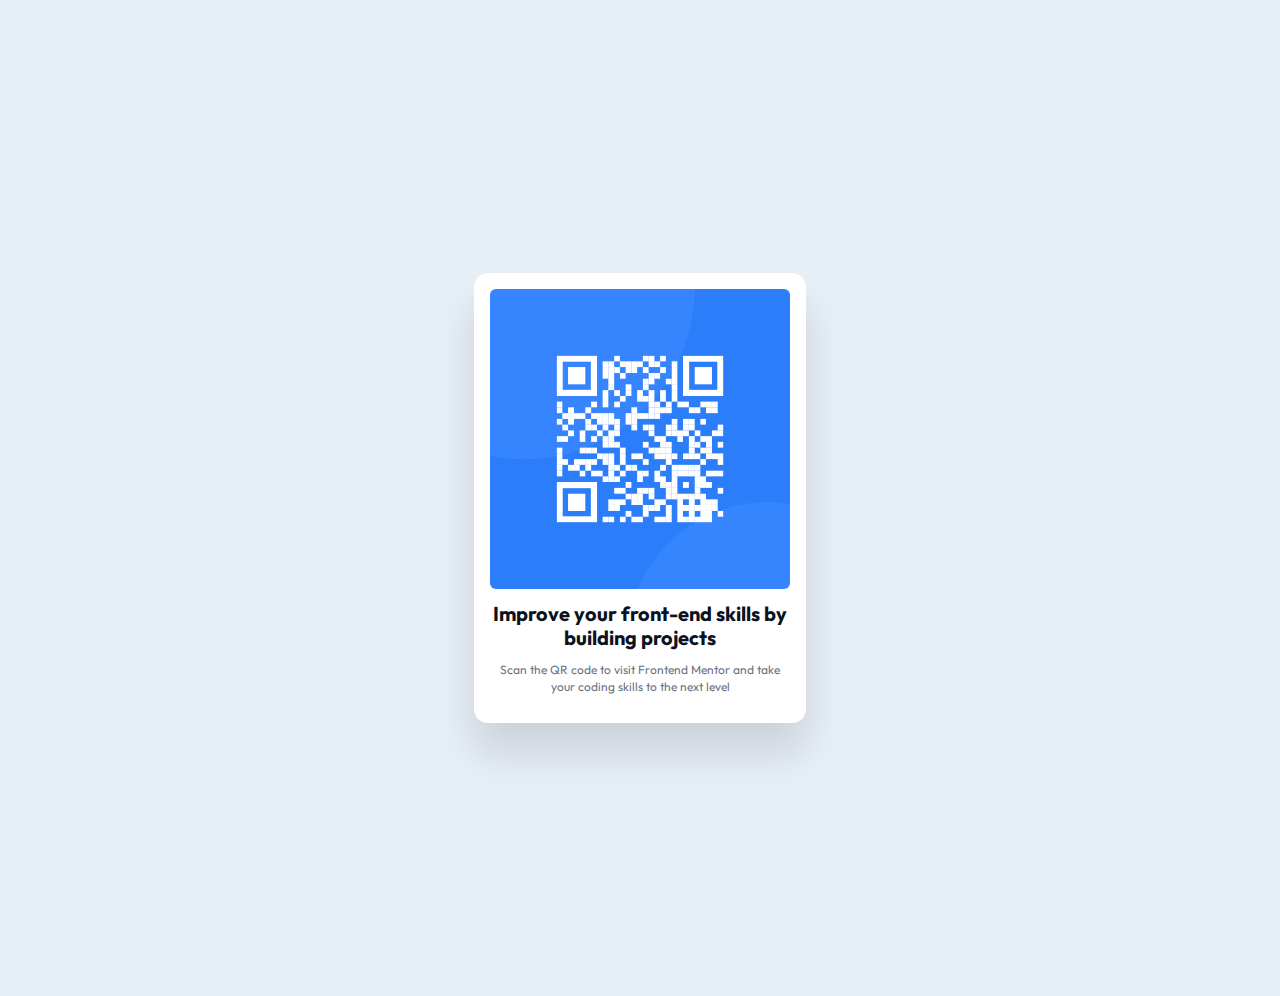
<file: qr-code-component-main/index.html>
<!DOCTYPE html>
<html lang="en">

<head>
  <meta charset="UTF-8" />
  <meta name="viewport" content="width=device-width, initial-scale=1.0" />

  <link rel="icon" type="image/png" sizes="32x32" href="./images/favicon-32x32.png">
  <link href="https://fonts.googleapis.com/css2?family=Outfit:wght@400;700&display=swap" rel="stylesheet">
  <link rel="stylesheet" href="./css/styles.css" />

  <title>Frontend Mentor | QR code component</title>

</head>

<body>
  <main class="page">
    <div class="card">
      <div class="qr-box">
        <img src="./images/image-qr-code.png" alt="QR" class="qr-img" />
      </div>
      <h1 class="card-title">Improve your front-end skills by building projects</h1>
      <p class="card-desc">Scan the QR code to visit Frontend Mentor and take your coding skills to the next level</p>
    </div>
  </main>
</body>

</html>
</file>
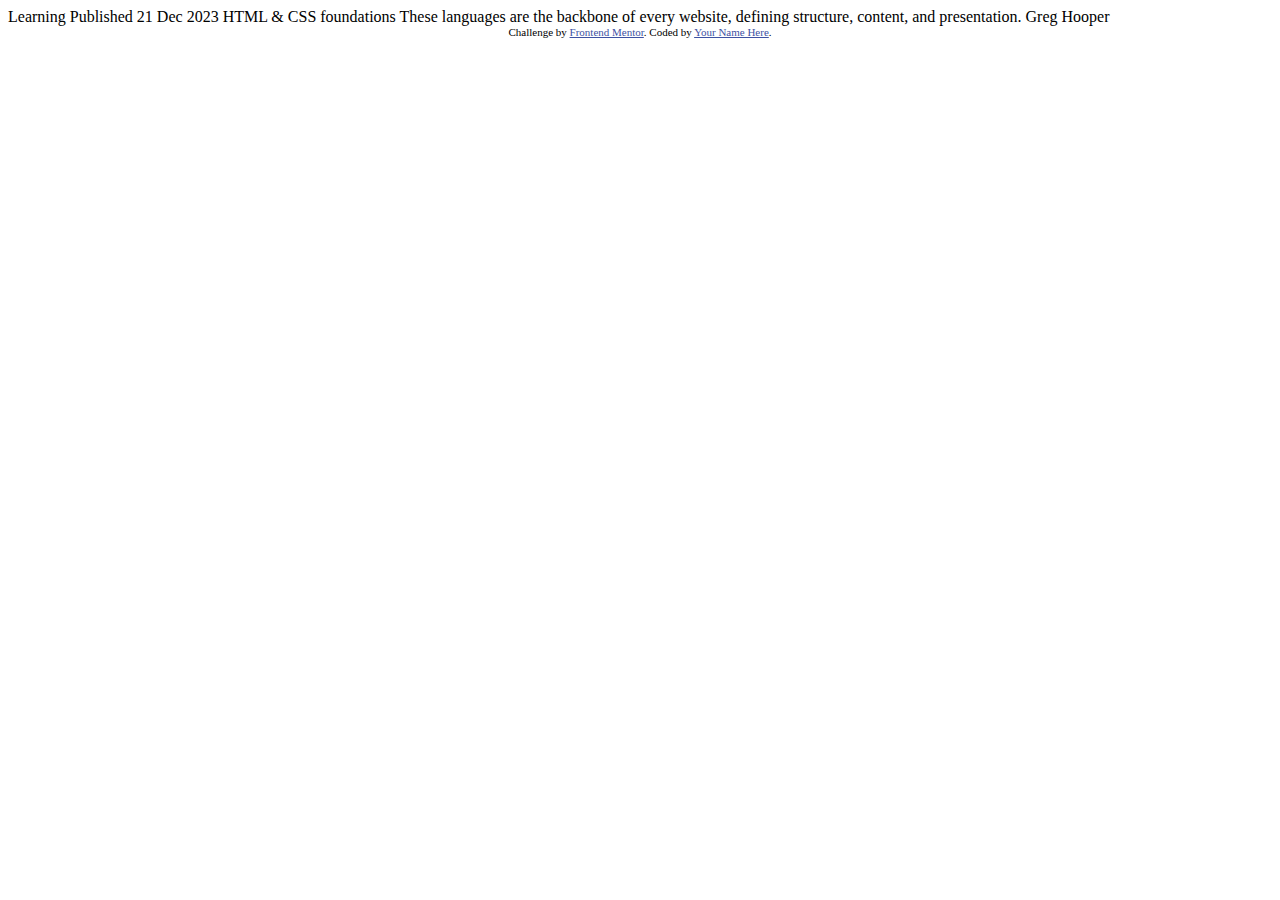
<file: HTML-CSS/blog-preview-card-main/index.html>
<!DOCTYPE html>
<html lang="en">
<head>
  <meta charset="UTF-8">
  <meta name="viewport" content="width=device-width, initial-scale=1.0"> <!-- displays site properly based on user's device -->

  <link rel="icon" type="image/png" sizes="32x32" href="./assets/images/favicon-32x32.png">
  
  <title>Frontend Mentor | Blog preview card</title>

  <!-- Feel free to remove these styles or customise in your own stylesheet 👍 -->
  <style>
    .attribution { font-size: 11px; text-align: center; }
    .attribution a { color: hsl(228, 45%, 44%); }
  </style>
</head>
<body>

  Learning

  Published 21 Dec 2023

  HTML & CSS foundations

  These languages are the backbone of every website, defining structure, content, and presentation.

  Greg Hooper
  
  <div class="attribution">
    Challenge by <a href="https://www.frontendmentor.io?ref=challenge" target="_blank">Frontend Mentor</a>. 
    Coded by <a href="#">Your Name Here</a>.
  </div>
</body>
</html>
</file>
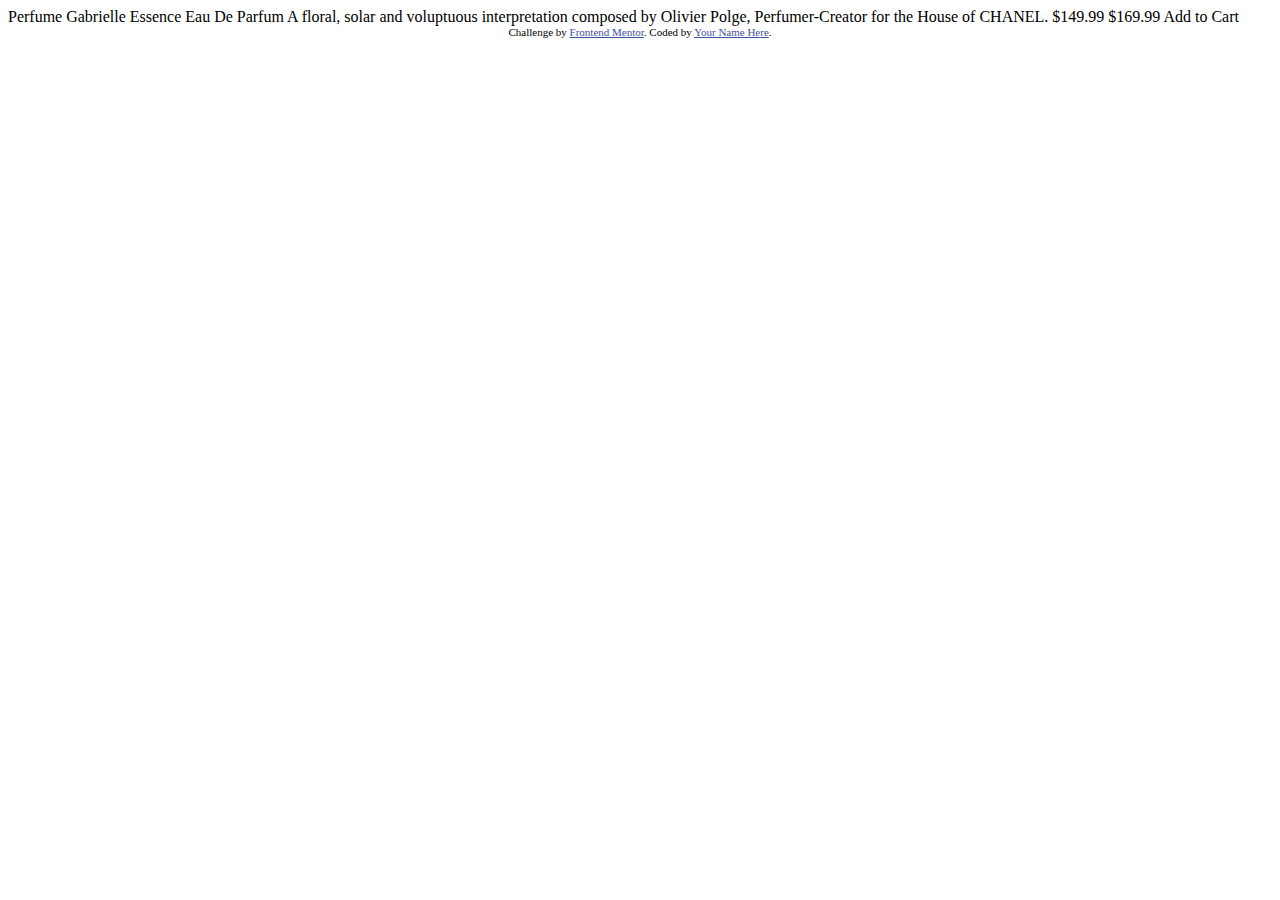
<file: HTML-CSS/product-preview-card-component-main/index.html>
<!DOCTYPE html>
<html lang="en">
<head>
  <meta charset="UTF-8">
  <meta name="viewport" content="width=device-width, initial-scale=1.0"> <!-- displays site properly based on user's device -->

  <link rel="icon" type="image/png" sizes="32x32" href="./images/favicon-32x32.png">
  
  <title>Frontend Mentor | Product preview card component</title>

  <!-- Feel free to remove these styles or customise in your own stylesheet 👍 -->
  <style>
    .attribution { font-size: 11px; text-align: center; }
    .attribution a { color: hsl(228, 45%, 44%); }
  </style>
</head>
<body>

  Perfume

  Gabrielle Essence Eau De Parfum

  A floral, solar and voluptuous interpretation composed by Olivier Polge, 
  Perfumer-Creator for the House of CHANEL.

  $149.99
  $169.99

  Add to Cart
  
  <div class="attribution">
    Challenge by <a href="https://www.frontendmentor.io?ref=challenge" target="_blank">Frontend Mentor</a>. 
    Coded by <a href="#">Your Name Here</a>.
  </div>
</body>
</html>
</file>
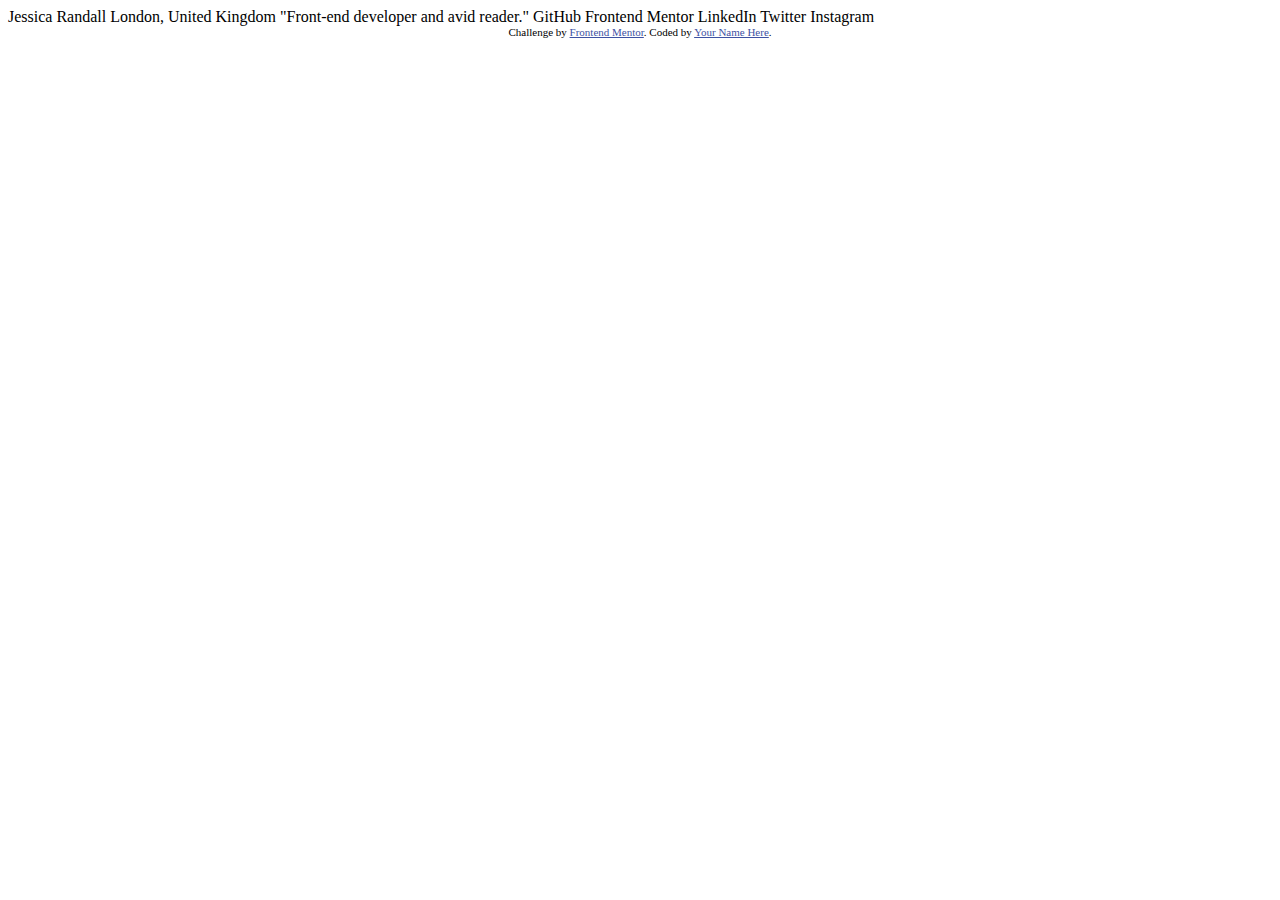
<file: HTML-CSS/social-links-profile-main/index.html>
<!DOCTYPE html>
<html lang="en">
<head>
  <meta charset="UTF-8">
  <meta name="viewport" content="width=device-width, initial-scale=1.0"> <!-- displays site properly based on user's device -->

  <link rel="icon" type="image/png" sizes="32x32" href="./assets/images/favicon-32x32.png">
  
  <title>Frontend Mentor | Social links profile</title>

  <!-- Feel free to remove these styles or customise in your own stylesheet 👍 -->
  <style>
    .attribution { font-size: 11px; text-align: center; }
    .attribution a { color: hsl(228, 45%, 44%); }
  </style>
</head>
<body>

  Jessica Randall
  London, United Kingdom
  "Front-end developer and avid reader."

  GitHub
  Frontend Mentor
  LinkedIn
  Twitter
  Instagram
  
  <div class="attribution">
    Challenge by <a href="https://www.frontendmentor.io?ref=challenge" target="_blank">Frontend Mentor</a>. 
    Coded by <a href="#">Your Name Here</a>.
  </div>
</body>
</html>
</file>
<file: qr-code-component-main/css/styles.css>
:root {
  --bg: #e6eef6;
  --card-bg: #ffffff;
  --text-dark: #0b1220;
}


body {
    font-family: "Outfit", sans-serif;
    font-optical-sizing: auto;
    font-style: normal;
    background-color: var(--bg);
    color: var(--text-dark);
    -webkit-font-smoothing:antialiased;
    -moz-osx-font-smoothing:grayscale;
}

.page {
    min-height: 100vh;
    display: flex;
    align-items: center;
    justify-content: center;
    padding: 40px;
}

.card {
    width: 300px;
    background-color: var(--card-bg);
    border-radius: 14px;
    box-shadow: 0 30px 40px rgba(14, 16, 20, 0.12);
    padding: 16px;
    text-align: center;
}

.qr-box {
    border-radius: 10px;
    display: flex;
    align-items: center;
    justify-content: center;
    margin-bottom: 10px;
}

.qr-img {
    width: 300px;
    height: 300px;
    object-fit: cover;
    display:block;
    border-radius:6px;
}

.card-title {
    font-size: 20px;
    line-height: 1.2;
    font-weight: 700;
    margin-bottom: 10px;
}

.card-desc {
    font-size: 12px;
    line-height:1.4;
    font-weight: 400;
    color: #6b7280;
}
</file>
